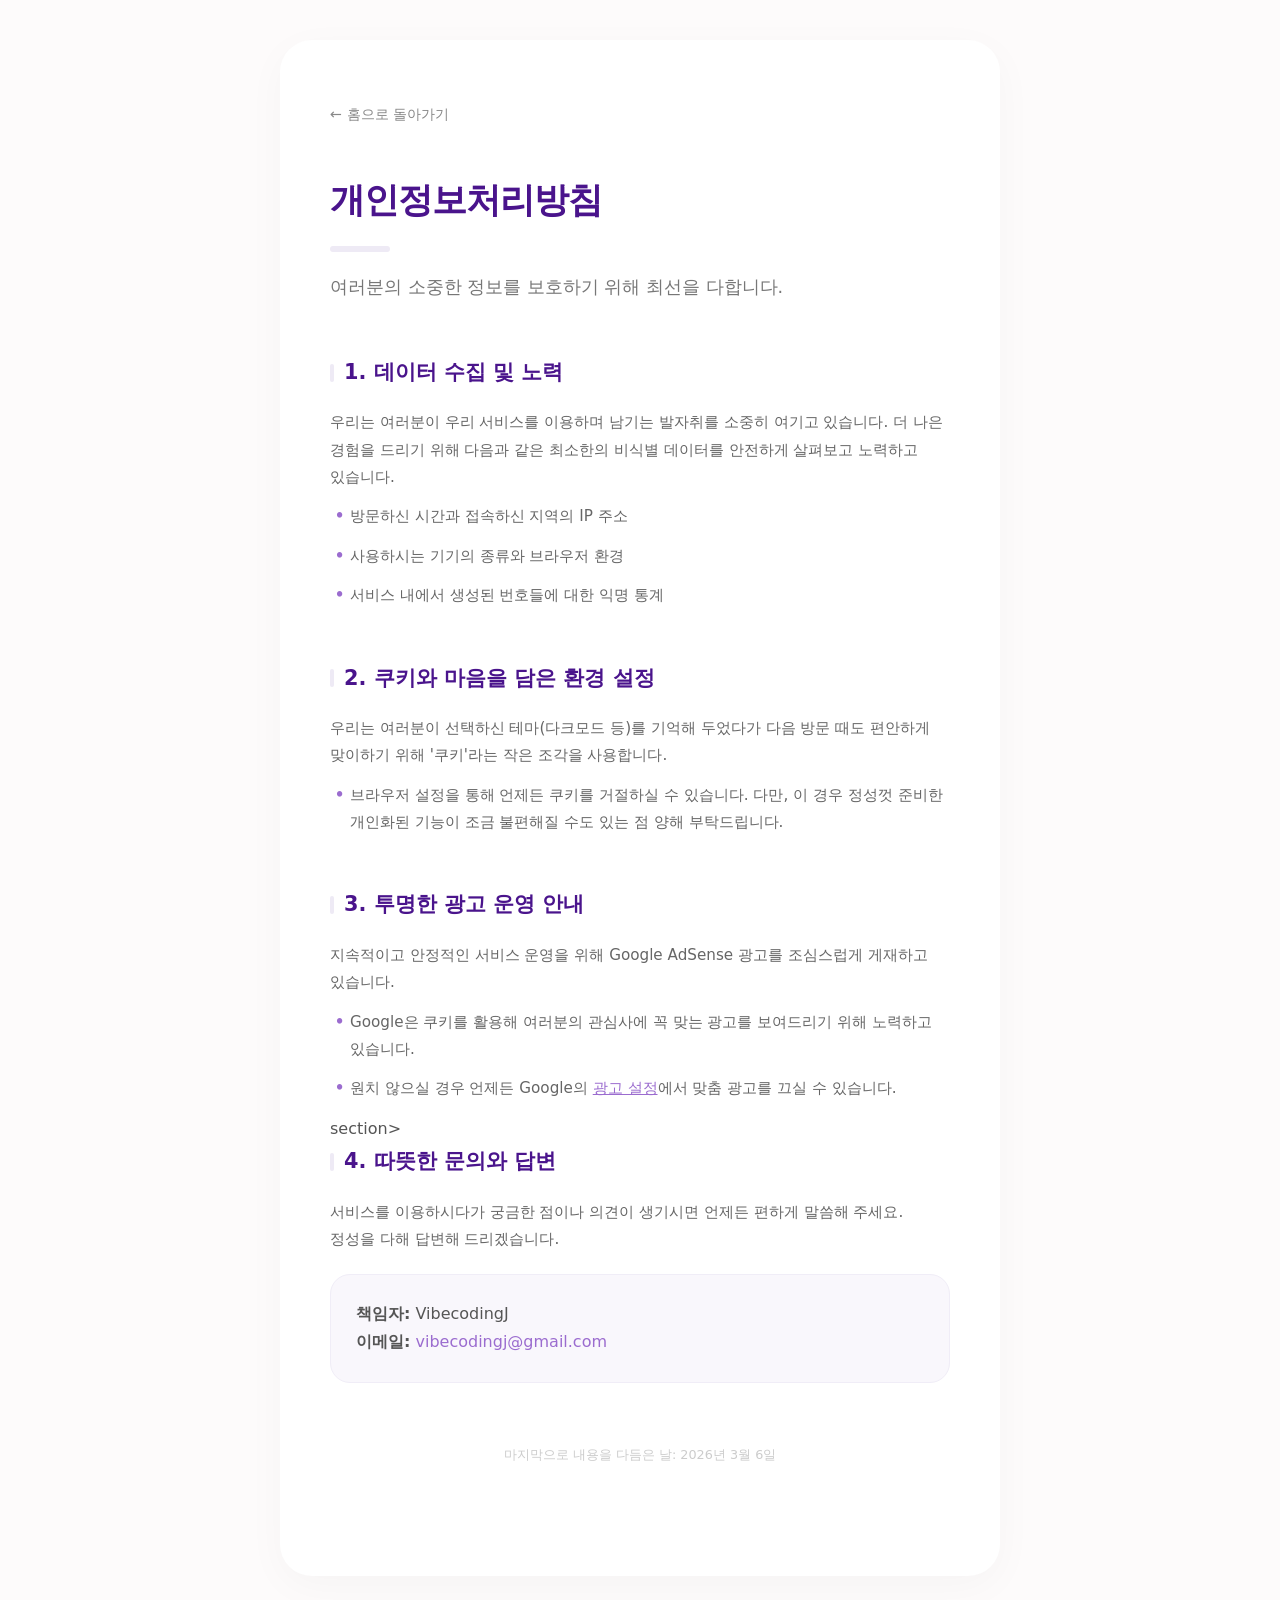
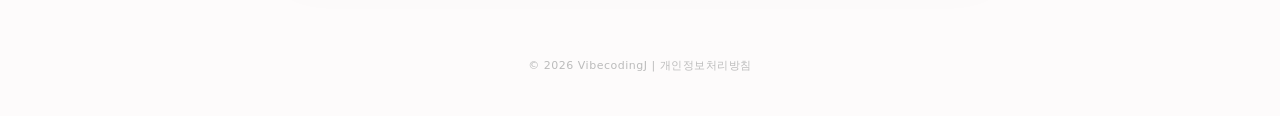
<file: privacy.html>
<!DOCTYPE html>
<html lang="ko">
<head>
    <meta charset="UTF-8">
    <meta name="viewport" content="width=device-width, initial-scale=1.0">
    <title>개인정보처리방침 | 오늘의 운세 로또 번호 생성기</title>
    <link rel="stylesheet" href="style.css">
    <style>
        :root {
            --privacy-bg: #fdfbfb;
            --divider-color: #eeeaf5;
            --accent-soft: #9b6ccf;
        }

        body {
            background-color: var(--privacy-bg);
            line-height: 1.8;
            color: #555;
            padding: 40px 20px;
            display: block; /* 부모 flex 해제 */
        }

        .privacy-wrapper {
            max-width: 720px;
            margin: 0 auto;
            background: #ffffff;
            padding: 60px 50px;
            border-radius: 32px;
            box-shadow: 0 10px 40px rgba(0, 0, 0, 0.03);
        }

        [data-theme="dark"] .privacy-wrapper {
            background: #1a102e;
            box-shadow: 0 10px 50px rgba(0, 0, 0, 0.4);
        }

        .back-home {
            display: inline-flex;
            align-items: center;
            text-decoration: none;
            color: #888;
            font-size: 0.9rem;
            margin-bottom: 40px;
            transition: color 0.3s;
            font-weight: 500;
        }

        .back-home:hover {
            color: var(--accent-soft);
        }

        h1 {
            font-size: 2.2rem;
            font-weight: 800;
            color: var(--header-text);
            margin-bottom: 15px;
            letter-spacing: -1px;
        }

        .title-divider {
            height: 6px;
            width: 60px;
            background-color: var(--divider-color);
            border-radius: 10px;
            margin-bottom: 20px;
        }

        .subtitle {
            font-size: 1.1rem;
            color: #777;
            margin-bottom: 50px;
            font-weight: 500;
        }

        section {
            margin-bottom: 50px; /* 섹션 사이 여백 확대 */
        }

        h2 {
            font-size: 1.3rem;
            font-weight: 700;
            color: var(--header-text);
            margin-bottom: 18px;
            display: flex;
            align-items: center;
            gap: 10px;
        }

        h2::before {
            content: '';
            display: inline-block;
            width: 4px;
            height: 18px;
            background: var(--divider-color);
            border-radius: 4px;
        }

        p, li {
            font-size: 0.95rem;
            color: #666;
            margin-bottom: 12px;
            word-break: keep-all;
        }

        [data-theme="dark"] p, [data-theme="dark"] li, [data-theme="dark"] .subtitle {
            color: #aaa;
        }

        ul {
            padding-left: 20px;
            list-style-type: none;
        }

        ul li::before {
            content: "•";
            color: var(--accent-soft);
            font-weight: bold;
            display: inline-block;
            width: 1em;
            margin-left: -1em;
        }

        .contact-card {
            background: #f9f7fc;
            padding: 25px;
            border-radius: 20px;
            margin-top: 20px;
            border: 1px solid #f0edf7;
        }

        [data-theme="dark"] .contact-card {
            background: rgba(255, 255, 255, 0.03);
            border-color: rgba(255, 255, 255, 0.05);
        }

        .footer-simple {
            margin-top: 80px;
            text-align: center;
            font-size: 11px;
            color: #bbb;
            letter-spacing: 0.5px;
        }

        @media (max-width: 600px) {
            .privacy-wrapper { padding: 40px 25px; }
            h1 { font-size: 1.8rem; }
        }
    </style>
</head>
<body>
    <div class="privacy-wrapper">
        <a href="index.html" class="back-home">← 홈으로 돌아가기</a>
        
        <h1>개인정보처리방침</h1>
        <div class="title-divider"></div>
        <p class="subtitle">여러분의 소중한 정보를 보호하기 위해 최선을 다합니다.</p>
        
        <section>
            <h2>1. 데이터 수집 및 노력</h2>
            <p>우리는 여러분이 우리 서비스를 이용하며 남기는 발자취를 소중히 여기고 있습니다. 더 나은 경험을 드리기 위해 다음과 같은 최소한의 비식별 데이터를 안전하게 살펴보고 노력하고 있습니다.</p>
            <ul>
                <li>방문하신 시간과 접속하신 지역의 IP 주소</li>
                <li>사용하시는 기기의 종류와 브라우저 환경</li>
                <li>서비스 내에서 생성된 번호들에 대한 익명 통계</li>
            </ul>
        </section>

        <section>
            <h2>2. 쿠키와 마음을 담은 환경 설정</h2>
            <p>우리는 여러분이 선택하신 테마(다크모드 등)를 기억해 두었다가 다음 방문 때도 편안하게 맞이하기 위해 '쿠키'라는 작은 조각을 사용합니다.</p>
            <ul>
                <li>브라우저 설정을 통해 언제든 쿠키를 거절하실 수 있습니다. 다만, 이 경우 정성껏 준비한 개인화된 기능이 조금 불편해질 수도 있는 점 양해 부탁드립니다.</li>
            </ul>
        </section>

        <section>
            <h2>3. 투명한 광고 운영 안내</h2>
            <p>지속적이고 안정적인 서비스 운영을 위해 Google AdSense 광고를 조심스럽게 게재하고 있습니다.</p>
            <ul>
                <li>Google은 쿠키를 활용해 여러분의 관심사에 꼭 맞는 광고를 보여드리기 위해 노력하고 있습니다.</li>
                <li>원치 않으실 경우 언제든 Google의 <a href="https://www.google.com/settings/ads" target="_blank" style="color: var(--accent-soft);">광고 설정</a>에서 맞춤 광고를 끄실 수 있습니다.</li>
            </ul> section>

        <section>
            <h2>4. 따뜻한 문의와 답변</h2>
            <p>서비스를 이용하시다가 궁금한 점이나 의견이 생기시면 언제든 편하게 말씀해 주세요. 정성을 다해 답변해 드리겠습니다.</p>
            <div class="contact-card">
                <strong>책임자:</strong> VibecodingJ<br>
                <strong>이메일:</strong> <a href="mailto:vibecodingj@gmail.com" style="color: var(--accent-soft); text-decoration: none;">vibecodingj@gmail.com</a>
            </div>
        </section>

        <p style="margin-top: 60px; font-size: 0.8rem; color: #ccc; text-align: center;">마지막으로 내용을 다듬은 날: 2026년 3월 6일</p>
    </div>

    <div class="footer-simple">
        © 2026 VibecodingJ | 개인정보처리방침
    </div>

    <script>
        // 메인 페이지의 테마 설정을 동기화
        if (localStorage.getItem('theme') === 'dark') {
            document.documentElement.setAttribute('data-theme', 'dark');
        }
    </script>
</body>
</html>
</file>
<file: style.css>
:root {
    --bg-color: #fcf8ff;
    --container-bg: rgba(255, 255, 255, 0.9);
    --text-color: #2d1b4d;
    --header-text: #4a148c;
    --shadow: 0 20px 60px rgba(74, 20, 140, 0.15);
    --capture-bg: linear-gradient(135deg, #ffffff 0%, #f8f0fb 100%);
    --row-bg: rgba(255, 255, 255, 0.5);
}

[data-theme="dark"] {
    --bg-color: #0a041a;
    --container-bg: rgba(25, 10, 45, 0.85);
    --text-color: #e1bee7;
    --header-text: #f3e5f5;
    --shadow: 0 20px 80px rgba(0, 0, 0, 0.9);
    --capture-bg: linear-gradient(135deg, #120626 0%, #1a0b2e 100%);
    --row-bg: rgba(255, 255, 255, 0.03);
}

* {
    box-sizing: border-box;
    margin: 0;
    padding: 0;
}

body {
    background-color: var(--bg-color);
    color: var(--text-color);
    font-family: 'Pretendard', -apple-system, BlinkMacSystemFont, system-ui, Roboto, sans-serif;
    display: flex;
    flex-direction: column;
    align-items: center;
    justify-content: center;
    padding: 20px;
    min-height: 100vh;
    transition: background-color 0.5s;
    overflow-y: auto;
}

#bg-icons {
    position: fixed;
    top: 0; left: 0; width: 100%; height: 100%;
    pointer-events: none; z-index: -1;
}

.floating-icon {
    position: absolute; font-size: 2rem; opacity: 0.08;
    animation: float 15s linear infinite;
}

@keyframes float {
    0% { transform: translateY(110vh) rotate(0deg); }
    100% { transform: translateY(-10vh) rotate(360deg); }
}

.container {
    width: 100%;
    max-width: 480px;
    background: var(--container-bg);
    padding: 25px;
    border-radius: 28px;
    box-shadow: var(--shadow);
    z-index: 10;
    backdrop-filter: blur(25px);
    height: fit-content;
    margin: 20px 0;
}

header {
    display: flex;
    position: relative;
    justify-content: center;
    align-items: center;
    margin-bottom: 25px;
    width: 100%;
}

header h1 {
    font-size: 1.4rem;
    font-weight: 800;
    color: var(--header-text);
    white-space: nowrap;
    text-align: center;
    letter-spacing: -0.5px;
}

#theme-toggle {
    position: absolute;
    right: 0;
    background: rgba(0, 0, 0, 0.05);
    border: none; font-size: 1.3rem; cursor: pointer;
    width: 40px; height: 40px; border-radius: 50%;
    display: flex; justify-content: center; align-items: center;
}

#generate-btn {
    width: 100%; padding: 16px;
    font-size: 1.2rem; font-weight: 800;
    border: none; border-radius: 18px;
    cursor: pointer; transition: all 0.4s;
    margin: 15px 0;
    animation: pulse 2s infinite;
}

@keyframes pulse {
    0% { transform: scale(1); }
    50% { transform: scale(1.02); }
    100% { transform: scale(1); }
}

#generate-btn:disabled { opacity: 0.6; animation: none; }

#capture-area {
    padding: 20px;
    background: var(--capture-bg);
    border-radius: 20px;
    display: flex;
    flex-direction: column;
    gap: 12px;
    text-align: center;
}

.lotto-row {
    display: flex; justify-content: center; gap: 6px; padding: 8px;
    background: var(--row-bg); border-radius: 14px;
}

.ball {
    width: 40px; height: 40px;
    border-radius: 50%;
    display: flex; justify-content: center; align-items: center;
    font-weight: 900; 
    color: white; 
    font-size: 1rem;
    opacity: 0; transform: scale(0);
    transition: all 0.5s cubic-bezier(0.175, 0.885, 0.32, 1.275);
    border: none !important;
    position: relative;
    background-image: radial-gradient(circle at 30% 30%, rgba(255,255,255,0.4) 0%, transparent 60%);
    text-shadow: 0 1px 2px rgba(0, 0, 0, 0.3);
}

.ball { box-shadow: 0 4px 8px rgba(0,0,0,0.15), inset 0 -2px 4px rgba(0,0,0,0.1); }

[data-theme="dark"] .ball {
    box-shadow: 0 0 12px var(--glow-color, rgba(255,255,255,0.1)), inset 0 -3px 6px rgba(0,0,0,0.3);
}

.ball.visible { opacity: 1; transform: scale(1); }

.ball.shining::after {
    content: '✦';
    position: absolute;
    top: 50%; left: 50%;
    transform: translate(-50%, -50%);
    font-size: 1.8rem;
    color: white;
    opacity: 0;
    pointer-events: none;
    z-index: 5;
    animation: shining-star 0.6s ease-out forwards;
    text-shadow: 0 0 10px rgba(255,255,255,0.8);
}

@keyframes shining-star {
    0% { transform: translate(-50%, -50%) scale(0) rotate(0deg); opacity: 0; }
    50% { opacity: 0.8; }
    100% { transform: translate(-50%, -50%) scale(1.3) rotate(45deg); opacity: 0; }
}

.ball.c0 { background-color: #ffca28; --glow-color: rgba(255, 202, 40, 0.6); color: #4a148c; }
.ball.c1 { background-color: #ff7043; --glow-color: rgba(255, 112, 67, 0.6); }
.ball.c2 { background-color: #ec407a; --glow-color: rgba(236, 64, 122, 0.6); }
.ball.c3 { background-color: #7e57c2; --glow-color: rgba(126, 87, 194, 0.6); }
.ball.c4 { background-color: #42a5f5; --glow-color: rgba(66, 165, 245, 0.6); }
.ball.c5 { background-color: #26c6da; --glow-color: rgba(38, 198, 218, 0.6); color: #004d40; }
.ball.c6 { background-color: #66bb6a; --glow-color: rgba(102, 187, 106, 0.6); }
.ball.c7 { background-color: #ffa726; --glow-color: rgba(255, 167, 38, 0.6); color: #ad1457; }
.ball.c8 { background-color: #78909c; --glow-color: rgba(120, 144, 156, 0.6); }

.ball:not(.visible), .ball[text="?"] {
    background-color: #eee;
    color: #999;
}

#fortune-container {
    margin-top: 15px; padding: 15px; border-radius: 18px;
    background: rgba(255, 249, 196, 0.4); border: 1.5px solid rgba(255, 215, 0, 0.3);
    animation: slideUp 0.6s ease-out forwards;
}

[data-theme="dark"] #fortune-container {
    background: rgba(106, 27, 154, 0.12); border: 1px solid rgba(225, 190, 231, 0.15);
}

#fortune-text { font-weight: 700; font-size: 1rem; color: var(--header-text); line-height: 1.5; }

@keyframes slideUp {
    from { opacity: 0; transform: translateY(10px); }
    to { opacity: 1; transform: translateY(0); }
}

#share-btn {
    display: flex; align-items: center; justify-content: center;
    margin: 10px auto 25px; padding: 10px 25px;
    background: linear-gradient(135deg, #66bb6a 0%, #43a047 100%);
    color: white; border: none; border-radius: 50px;
    font-weight: 700; cursor: pointer; transition: all 0.3s;
    box-shadow: 0 10px 20px rgba(76, 175, 80, 0.2);
    width: fit-content;
    font-size: 0.95rem;
}

/* 정보성 섹션 스타일 - 저녁 메뉴 추천 사이트 스타일 적용 */
.info-section {
    margin-top: 40px;
    padding-top: 30px;
    border-top: 1px solid rgba(0, 0, 0, 0.08); /* 연한 회색 실선 */
    display: flex;
    flex-direction: column;
    gap: 25px;
    text-align: left;
    max-width: 90%;
    margin-left: auto;
    margin-right: auto;
}

[data-theme="dark"] .info-section {
    border-top-color: rgba(255, 255, 255, 0.08);
}

.info-block h4 {
    font-size: 0.9rem;
    font-weight: 700;
    margin-bottom: 10px;
    color: var(--header-text);
    opacity: 0.8;
    display: flex;
    align-items: center;
    gap: 6px;
}

.info-block p {
    font-size: 0.85rem;
    line-height: 1.7;
    color: var(--text-color);
    opacity: 0.6; /* 부드러운 회색 계열 */
    font-weight: 400;
}

footer {
    margin-top: 60px;
    padding: 30px 0;
    text-align: center;
    font-size: 11px;
    color: #888; /* 티 안 나는 회색 톤 */
    letter-spacing: 0.5px;
    border-top: 1px solid rgba(0, 0, 0, 0.03);
    width: 100%;
}

footer a {
    color: #888;
    text-decoration: none; /* 기본 밑줄 제거 */
    margin-left: 8px;
    transition: all 0.3s;
}

footer a:hover {
    text-decoration: underline; /* 마우스 올렸을 때만 밑줄 */
}
</file>
